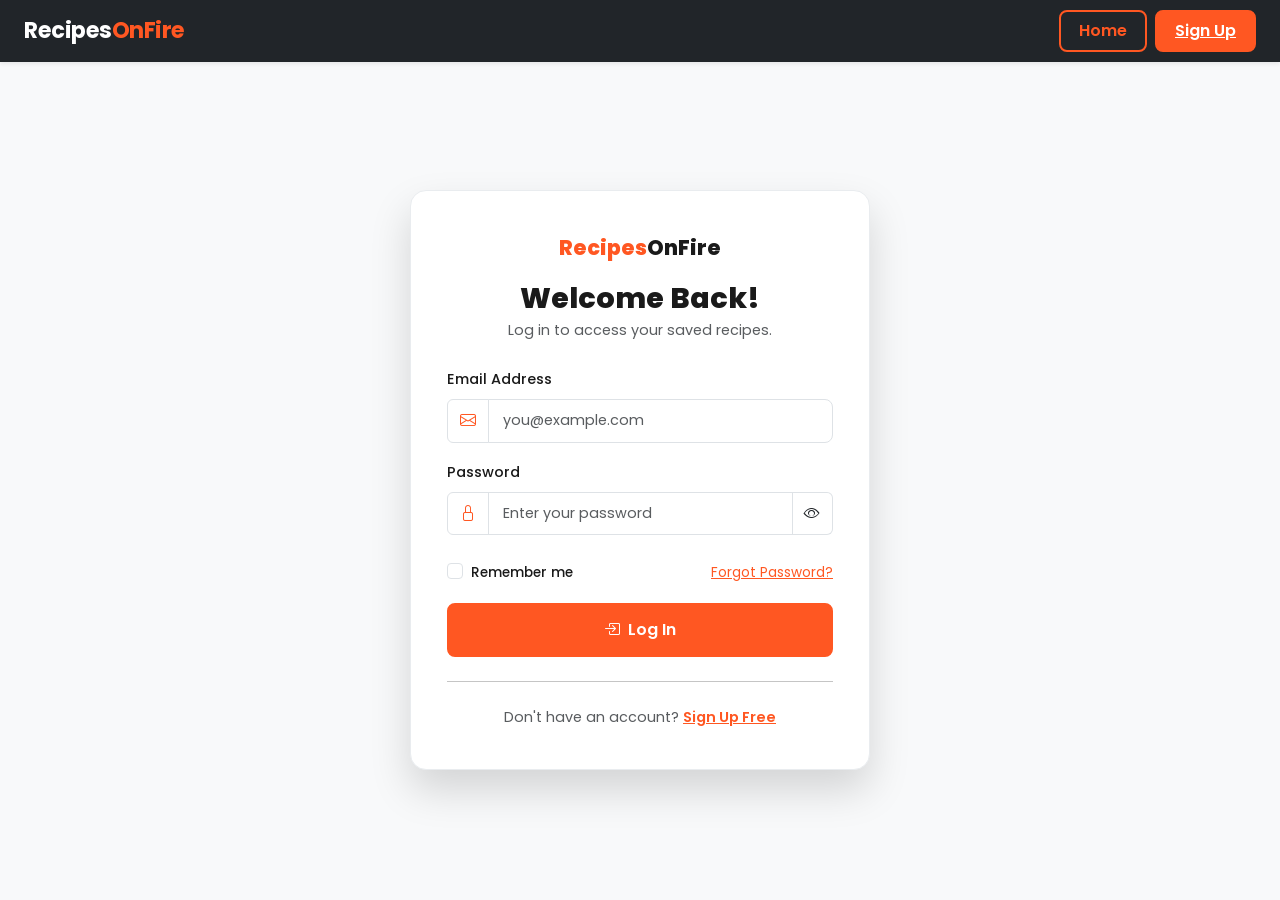
<file: RecipeOnFire/login.html>
<!DOCTYPE html>
<html lang="en">

<head>
    <meta charset="UTF-8">
    <meta name="viewport" content="width=device-width, initial-scale=1.0">
    <title>Login — RecipesOnFire</title>
    <meta name="description" content="Log in to RecipesOnFire to save your favourite recipes.">
    <!-- Bootstrap 5 -->
    <link rel="stylesheet" href="https://cdn.jsdelivr.net/npm/bootstrap@5.3.0/dist/css/bootstrap.min.css">
    <!-- Bootstrap Icons -->
    <link rel="stylesheet" href="https://cdn.jsdelivr.net/npm/bootstrap-icons@1.11.0/font/bootstrap-icons.css">
    <!-- Custom CSS -->
    <link rel="stylesheet" href="style.css">
</head>

<body>

    <!-- Minimal Navbar -->
    <nav class="navbar navbar-dark bg-dark px-4 fixed-top shadow-sm">
        <a class="navbar-brand fw-bold" href="index.html">
            Recipes<span class="brand-fire">OnFire</span> 
        </a>
        <div class="d-flex gap-2">
            <a href="index.html"  class="btn-nav-login nav-link">Home</a>
            <a href="signup.html" class="btn-nav-signup">Sign Up</a>
        </div>
    </nav>

    <!-- ========== LOGIN SECTION ========== -->
    <section class="auth-section">
        <div class="auth-card">
            <!-- Logo -->
            <div class="text-center mb-4">
                <div class="auth-logo">Recipes<span>OnFire</span> </div>
                <h2 class="mt-3 mb-1">Welcome Back!</h2>
                <p class="text-muted" style="font-size:0.9rem;">Log in to access your saved recipes.</p>
            </div>

            <!-- Alert area -->
            <div id="alertArea"></div>

            <!-- Login Form -->
            <form id="loginForm" action="php/login.php" method="POST" novalidate>
                <div class="mb-3">
                    <label for="loginEmail" class="form-label">Email Address</label>
                    <div class="input-group">
                        <span class="input-group-text bg-transparent"><i class="bi bi-envelope" style="color:var(--orange);"></i></span>
                        <input type="email" class="form-control" id="loginEmail" name="email"
                               placeholder="you@example.com" required>
                    </div>
                </div>

                <div class="mb-4">
                    <label for="loginPassword" class="form-label">Password</label>
                    <div class="input-group">
                        <span class="input-group-text bg-transparent"><i class="bi bi-lock" style="color:var(--orange);"></i></span>
                        <input type="password" class="form-control" id="loginPassword" name="password"
                               placeholder="Enter your password" required>
                        <button type="button" class="input-group-text bg-transparent border-start-0"
                                id="togglePwd" title="Show/hide password" style="cursor:pointer;">
                            <i class="bi bi-eye" id="togglePwdIcon"></i>
                        </button>
                    </div>
                </div>

                <div class="d-flex justify-content-between align-items-center mb-3">
                    <div class="form-check">
                        <input class="form-check-input" type="checkbox" id="rememberMe">
                        <label class="form-check-label" for="rememberMe" style="font-size:0.85rem;">Remember me</label>
                    </div>
                    <a href="#" style="font-size:0.85rem; color:var(--orange);">Forgot Password?</a>
                </div>

                <button type="submit" class="btn-orange" id="loginSubmitBtn">
                    <i class="bi bi-box-arrow-in-right me-2"></i>Log In
                </button>
            </form>

            <hr class="my-4">

            <p class="text-center text-muted mb-0" style="font-size:0.9rem;">
                Don't have an account?
                <a href="signup.html" style="color:var(--orange); font-weight:600;">Sign Up Free</a>
            </p>
        </div>
    </section>

    <!-- Bootstrap JS -->
    <script src="https://cdn.jsdelivr.net/npm/bootstrap@5.3.0/dist/js/bootstrap.bundle.min.js"></script>
    <script>
        // ---- Show/hide password toggle ----
        var togglePwd = document.getElementById("togglePwd");
        var pwdInput  = document.getElementById("loginPassword");
        var pwdIcon   = document.getElementById("togglePwdIcon");

        togglePwd.addEventListener("click", function() {
            if (pwdInput.type === "password") {
                pwdInput.type = "text";
                pwdIcon.className = "bi bi-eye-slash";
            } else {
                pwdInput.type = "password";
                pwdIcon.className = "bi bi-eye";
            }
        });

        // ---- Client-side validation before submitting to PHP ----
        var loginForm = document.getElementById("loginForm");
        loginForm.addEventListener("submit", function(e) {
            var alertArea = document.getElementById("alertArea");
            var email     = document.getElementById("loginEmail").value.trim();
            var password  = document.getElementById("loginPassword").value.trim();
            var emailReg  = /^[^\s@]+@[^\s@]+\.[^\s@]+$/;

            alertArea.innerHTML = "";

            if (!email || !password) {
                e.preventDefault();
                alertArea.innerHTML = '<div class="alert alert-warning py-2"><i class="bi bi-exclamation-circle me-2"></i>Please fill in all fields.</div>';
                return;
            }

            if (!emailReg.test(email)) {
                e.preventDefault();
                alertArea.innerHTML = '<div class="alert alert-warning py-2"><i class="bi bi-exclamation-circle me-2"></i>Please enter a valid email address.</div>';
                return;
            }

            // Show loading state
            var btn = document.getElementById("loginSubmitBtn");
            btn.innerHTML = '<span class="spinner-border spinner-border-sm me-2"></span>Logging in...';
            btn.disabled = true;
        });

        // ---- Show PHP error/success messages (via URL param) ----
        var urlParams     = new URLSearchParams(window.location.search);
        var errorMsg      = urlParams.get("error");
        var successMsg    = urlParams.get("success");
        var alertArea     = document.getElementById("alertArea");

        if (errorMsg) {
            alertArea.innerHTML = '<div class="alert alert-danger py-2"><i class="bi bi-x-circle me-2"></i>' + decodeURIComponent(errorMsg) + '</div>';
        }
        if (successMsg) {
            alertArea.innerHTML = '<div class="alert alert-success py-2"><i class="bi bi-check-circle me-2"></i>' + decodeURIComponent(successMsg) + '</div>';
        }

        // If already logged in, redirect
        if (localStorage.getItem("rof_user")) {
            window.location.href = "index.html";
        }
    </script>

</body>
</html>
</file>
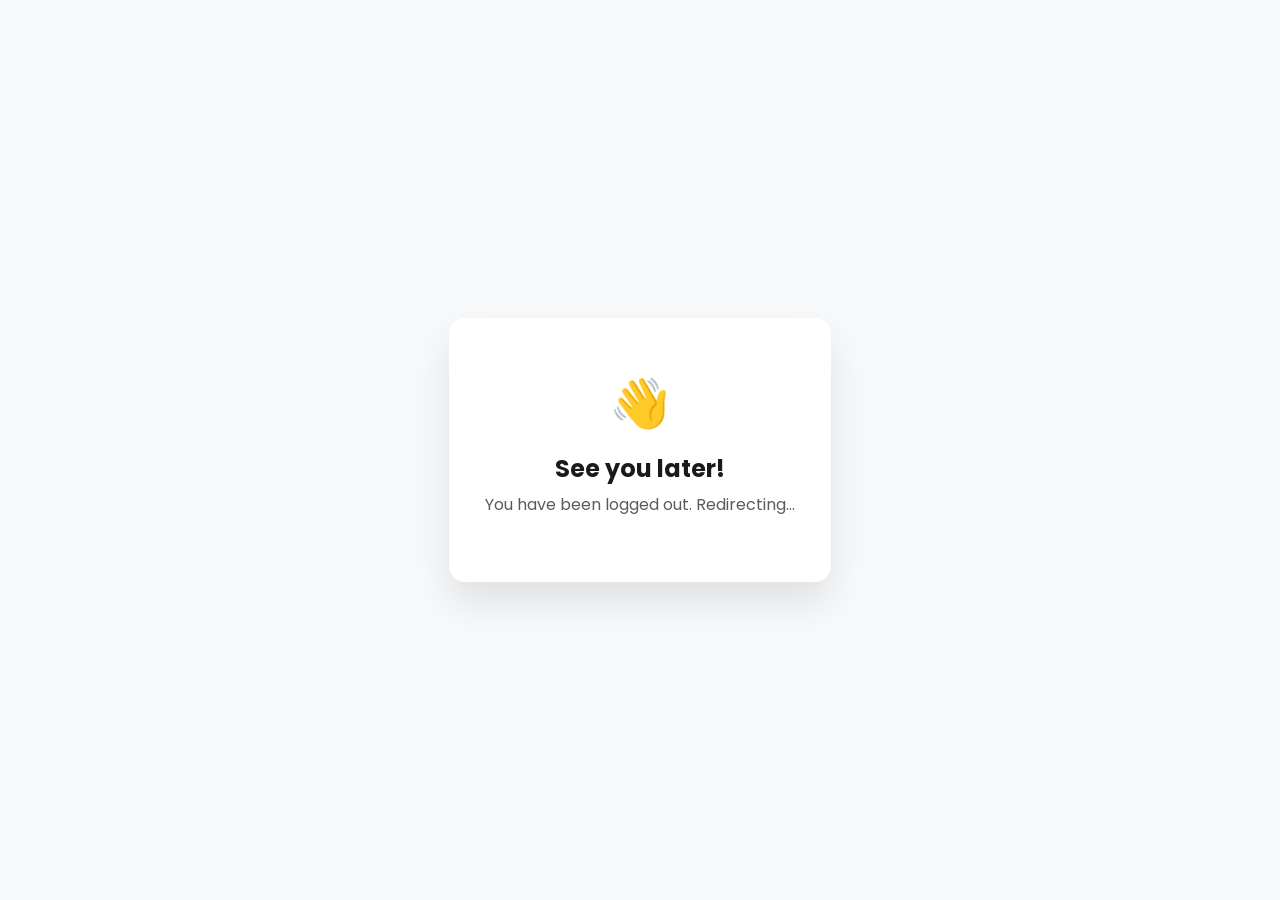
<file: RecipeOnFire/logout_success.html>
<!DOCTYPE html>
<html lang="en">
<head>
    <meta charset="UTF-8">
    <title>Logging out... — RecipesOnFire</title>
    <link rel="stylesheet" href="https://cdn.jsdelivr.net/npm/bootstrap@5.3.0/dist/css/bootstrap.min.css">
    <link rel="stylesheet" href="style.css">
    <style>
        body { display:flex; align-items:center; justify-content:center; min-height:100vh; background:var(--gray-light); }
        .logout-card {
            text-align:center; padding:48px 36px;
            background:white; border-radius:16px;
            box-shadow: 0 20px 40px rgba(0,0,0,0.1);
        }
    </style>
</head>
<body>
    <div class="logout-card">
        <div style="font-size:3rem; margin-bottom:12px;">👋</div>
        <h4 class="fw-bold">See you later!</h4>
        <p class="text-muted">You have been logged out. Redirecting...</p>
    </div>

    <script>
        // Clear all auth-related localStorage keys
        localStorage.removeItem("rof_user");
        localStorage.removeItem("rof_email");
        localStorage.removeItem("rof_favourites");

        setTimeout(function() {
            window.location.href = "index.html";
        }, 1200);
    </script>
</body>
</html>
</file>
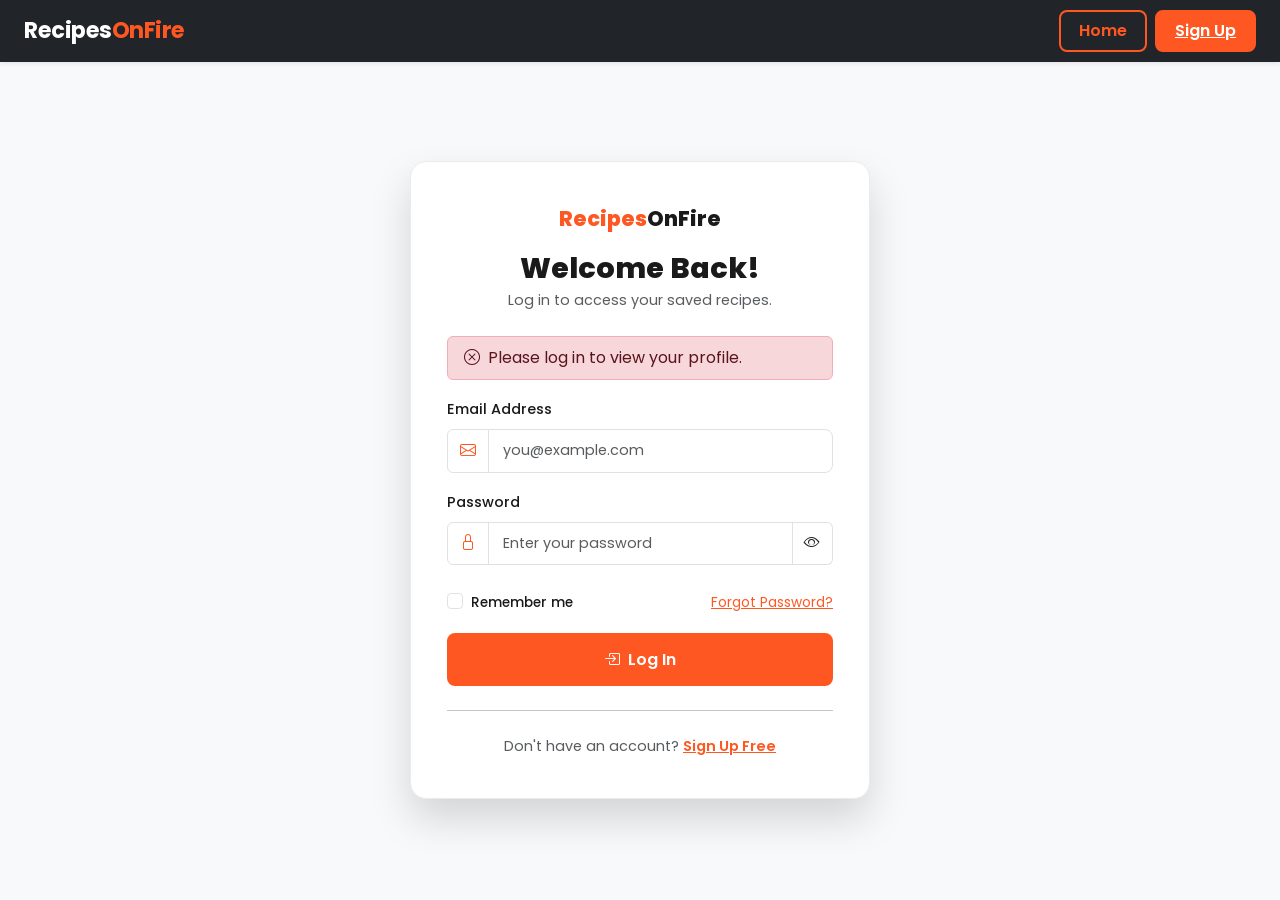
<file: RecipeOnFire/profile.html>
<!DOCTYPE html>
<html lang="en">

<head>
    <meta charset="UTF-8">
    <meta name="viewport" content="width=device-width, initial-scale=1.0">
    <title>My Profile — RecipesOnFire</title>
    <meta name="description" content="Your RecipesOnFire profile — view and manage your saved favourite recipes.">
    <link rel="stylesheet" href="https://cdn.jsdelivr.net/npm/bootstrap@5.3.0/dist/css/bootstrap.min.css">
    <link rel="stylesheet" href="https://cdn.jsdelivr.net/npm/bootstrap-icons@1.11.0/font/bootstrap-icons.css">
    <link rel="stylesheet" href="style.css">
</head>

<body>

    <!-- ========== NAVBAR ========== -->
    <nav class="navbar navbar-expand-lg navbar-dark bg-dark px-3 fixed-top shadow-sm">
        <a class="navbar-brand fw-bold" href="index.html">
            Recipes<span class="brand-fire">OnFire</span> 
        </a>
        <button class="navbar-toggler" type="button" data-bs-toggle="collapse" data-bs-target="#navbarNav">
            <span class="navbar-toggler-icon"></span>
        </button>
        <div class="collapse navbar-collapse" id="navbarNav">
            <ul class="navbar-nav me-auto mb-2 mb-lg-0">
                <li class="nav-item"><a class="nav-link" href="index.html"><i class="bi bi-house me-1"></i>Home</a></li>
                <li class="nav-item"><a class="nav-link" href="recipes.html"><i class="bi bi-grid me-1"></i>Recipes</a></li>
                <li class="nav-item"><a class="nav-link active" href="profile.html"><i class="bi bi-person me-1"></i>Profile</a></li>
            </ul>
            <div class="d-flex align-items-center gap-2">
                <span class="text-white-50 small">Logged in as: <strong id="profileNavUser" style="color:var(--orange);"></strong></span>
                <a href="php/logout.php" class="btn btn-outline-danger btn-sm">
                    <i class="bi bi-box-arrow-right me-1"></i>Logout
                </a>
            </div>
        </div>
    </nav>

    <!-- ========== PROFILE HEADER ========== -->
    <section class="profile-header">
        <div class="container">
            <div class="d-flex align-items-center gap-4 flex-wrap">
                <div class="profile-avatar" id="profileAvatar">U</div>
                <div>
                    <h1 class="fw-bold mb-1" id="profileName">Username</h1>
                    <p class="text-white-50 mb-2" id="profileEmail">user@example.com</p>
                    <span class="badge" style="background:var(--orange); font-size:0.85rem;">
                        <i class="bi bi-heart-fill me-1"></i>
                        <span id="favCount">0</span> Saved Recipes
                    </span>
                </div>
            </div>
        </div>
    </section>

    <!-- ========== FAVOURITES SECTION ========== -->
    <section class="py-5">
        <div class="container">
            <div class="d-flex justify-content-between align-items-center mb-4 flex-wrap gap-3">
                <div>
                    <h2 class="section-title mb-1"><i class="bi bi-heart-fill me-2" style="color:var(--orange);"></i>My Favourite Recipes</h2>
                    <p class="text-muted mb-0">Recipes you've saved — click any card to view the full recipe.</p>
                </div>
                <a href="recipes.html" class="btn-orange">
                    <i class="bi bi-plus-circle me-1"></i>Add More Recipes
                </a>
            </div>

            <!-- Favourites Cards Grid -->
            <div class="row g-4" id="favouritesContainer">
                <!-- Filled by JavaScript -->
            </div>

            <!-- Empty state -->
            <div id="emptyFavourites" class="empty-state" style="display:none;">
                <i class="bi bi-heart d-block"></i>
                <h5>No favourites yet!</h5>
                <p class="text-muted">Start exploring recipes and hit the ❤️ button to save your favourites here.</p>
                <a href="recipes.html" class="btn-orange mt-3">
                    <i class="bi bi-grid me-2"></i>Browse Recipes
                </a>
            </div>
        </div>
    </section>

    <!-- ========== FOOTER ========== -->
    <footer>
        <div class="container">
            <div class="row g-4 mb-4">
                <div class="col-lg-4">
                    <div class="footer-brand mb-3">Recipes<span>OnFire</span> 🔥</div>
                    <p style="font-size:0.9rem;">Your ultimate destination for discovering and saving incredible recipes.</p>
                </div>
                <div class="col-lg-2 col-6">
                    <h6>Links</h6>
                    <a href="index.html"   class="footer-link">Home</a>
                    <a href="recipes.html" class="footer-link">Recipes</a>
                    <a href="profile.html" class="footer-link">Profile</a>
                </div>
            </div>
            <hr>
            <div class="text-center copyright py-2">© 2025 RecipesOnFire. All Rights Reserved.</div>
        </div>
    </footer>

    <!-- ========== RECIPE DETAIL MODAL ========== -->
    <div class="modal fade" id="recipeModal" tabindex="-1" aria-labelledby="recipeModalLabel" aria-hidden="true">
        <div class="modal-dialog modal-lg modal-dialog-scrollable">
            <div class="modal-content">
                <div class="modal-header">
                    <h5 class="modal-title" id="recipeModalLabel">Recipe Name</h5>
                    <button type="button" class="btn-close" data-bs-dismiss="modal"></button>
                </div>
                <div class="modal-body">
                    <img id="modalImg" src="" alt="Recipe" class="modal-recipe-img">
                    <div class="d-flex flex-wrap gap-2 mb-3 modal-meta">
                        <span><i class="bi bi-tag me-1" style="color:var(--orange);"></i><span id="modalCategory"></span></span>
                        <span><i class="bi bi-clock me-1" style="color:var(--orange);"></i><span id="modalTime"></span></span>
                        <span><i class="bi bi-bar-chart me-1" style="color:var(--orange);"></i><span id="modalDifficulty"></span></span>
                    </div>
                    <p id="modalDescription" class="text-muted" style="font-size:0.95rem;"></p>
                    <h6 class="fw-bold mt-4 mb-2"><i class="bi bi-list-ul me-2" style="color:var(--orange);"></i>Ingredients</h6>
                    <ul class="ingredient-list ps-3" id="modalIngredients"></ul>
                    <h6 class="fw-bold mt-4 mb-2"><i class="bi bi-123 me-2" style="color:var(--orange);"></i>Step-by-Step Instructions</h6>
                    <ol class="steps-list ps-3" id="modalSteps"></ol>
                </div>
                <div class="modal-footer">
                    <button type="button" id="modalRemoveBtn" class="btn btn-outline-danger btn-sm">
                        <i class="bi bi-trash me-1"></i>Remove from Favourites
                    </button>
                    <button type="button" class="btn btn-secondary btn-sm" data-bs-dismiss="modal">Close</button>
                </div>
            </div>
        </div>
    </div>

    <!-- Toast -->
    <div class="toast-notif" id="toastNotif">
        <i class="bi bi-check-circle-fill"></i>
        <span id="toastMsg"></span>
    </div>

    <script src="https://cdn.jsdelivr.net/npm/bootstrap@5.3.0/dist/js/bootstrap.bundle.min.js"></script>
    <script src="recipes-data.js"></script>
    <script>
        // ---- Redirect if not logged in ----
        var user = localStorage.getItem("rof_user");
        if (!user) {
            window.location.href = "login.html?error=" + encodeURIComponent("Please log in to view your profile.");
        }

        // ---- Display profile info ----
        document.getElementById("profileNavUser").textContent = user || "";
        document.getElementById("profileName").textContent    = user || "User";
        document.getElementById("profileAvatar").textContent  = user ? user.charAt(0).toUpperCase() : "U";

        // Get email from localStorage if stored
        var email = localStorage.getItem("rof_email");
        if (email) document.getElementById("profileEmail").textContent = email;

        // ---- Toast helper ----
        function showToast(message, type) {
            var toast = document.getElementById("toastNotif");
            var msg   = document.getElementById("toastMsg");
            msg.textContent = message;
            toast.className = "toast-notif show " + (type || "");
            setTimeout(function() { toast.className = "toast-notif"; }, 3000);
        }

        // ---- Get favourites ----
        function getFavourites() {
            var saved = localStorage.getItem("rof_favourites");
            return saved ? JSON.parse(saved) : [];
        }

        var currentModalId = null;

        // ---- Open Modal ----
        function openModal(recipeId) {
            var recipe = null;
            for (var i = 0; i < recipes.length; i++) {
                if (recipes[i].id === recipeId) { recipe = recipes[i]; break; }
            }
            if (!recipe) return;
            currentModalId = recipe.id;

            document.getElementById("recipeModalLabel").textContent = recipe.name;
            document.getElementById("modalImg").src                 = recipe.image;
            document.getElementById("modalImg").alt                 = recipe.name;
            document.getElementById("modalCategory").textContent    = recipe.category;
            document.getElementById("modalTime").textContent        = recipe.time;
            document.getElementById("modalDifficulty").textContent  = recipe.difficulty;
            document.getElementById("modalDescription").textContent = recipe.description;

            var ingList = document.getElementById("modalIngredients");
            ingList.innerHTML = "";
            recipe.ingredients.forEach(function(ing) {
                var li = document.createElement("li");
                li.textContent = ing;
                ingList.appendChild(li);
            });

            var stepList = document.getElementById("modalSteps");
            stepList.innerHTML = "";
            recipe.steps.forEach(function(step) {
                var li = document.createElement("li");
                li.textContent = step;
                stepList.appendChild(li);
            });

            var modal = new bootstrap.Modal(document.getElementById("recipeModal"));
            modal.show();
        }

        // ---- Remove from favourites ----
        function removeFavourite(recipeId) {
            var favs = getFavourites();
            var idx  = favs.indexOf(recipeId);
            if (idx !== -1) favs.splice(idx, 1);
            localStorage.setItem("rof_favourites", JSON.stringify(favs));

            // Sync with backend
            fetch("php/toggle_favourite.php", {
                method: "POST",
                credentials: "same-origin",
                headers: { "Content-Type": "application/x-www-form-urlencoded" },
                body: "recipe_id=" + recipeId
            }).catch(function() {});
        }

        // Modal remove button
        document.getElementById("modalRemoveBtn").addEventListener("click", function() {
            if (!currentModalId) return;
            removeFavourite(currentModalId);
            showToast("Removed from favourites", "");
            bootstrap.Modal.getInstance(document.getElementById("recipeModal")).hide();
            renderFavourites();
        });

        // ---- Render favourites ----
        function renderFavourites() {
            var favs      = getFavourites();
            var container = document.getElementById("favouritesContainer");
            var empty     = document.getElementById("emptyFavourites");
            var favCount  = document.getElementById("favCount");

            container.innerHTML = "";
            favCount.textContent = favs.length;

            if (favs.length === 0) {
                empty.style.display = "block";
                return;
            }
            empty.style.display = "none";

            favs.forEach(function(rid) {
                var recipe = null;
                for (var i = 0; i < recipes.length; i++) {
                    if (recipes[i].id === rid) { recipe = recipes[i]; break; }
                }
                if (!recipe) return;

                var diffBadge = "badge-easy";
                if (recipe.difficulty === "Medium") diffBadge = "badge-medium";
                if (recipe.difficulty === "Hard")   diffBadge = "badge-hard";

                container.innerHTML += `
                    <div class="col-12 col-sm-6 col-lg-4 mb-2">
                        <div class="card recipe-card h-100 border-0 shadow-sm" onclick="openModal(${recipe.id})">
                            <div class="card-img-wrapper">
                                <img src="${recipe.image}" class="card-img-top" alt="${recipe.name}">
                                <button class="btn-heart active position-absolute top-0 end-0 m-2"
                                        onclick="removeCard(event, ${recipe.id})" title="Remove from Favourites">
                                    <i class="bi bi-heart-fill"></i>
                                </button>
                            </div>
                            <div class="card-body">
                                <div class="d-flex gap-2 mb-2">
                                    <span class="badge badge-category">${recipe.category}</span>
                                    <span class="badge text-white ${diffBadge}" style="font-size:0.72rem;">${recipe.difficulty}</span>
                                </div>
                                <h5 class="card-title">${recipe.name}</h5>
                                <div class="recipe-meta mb-2">
                                    <span><i class="bi bi-clock"></i> ${recipe.time}</span>
                                    <span><i class="bi bi-list-ul"></i> ${recipe.ingredients.length} ingredients</span>
                                </div>
                                <p class="card-text">${recipe.description}</p>
                            </div>
                            <div class="card-footer bg-transparent border-0 pb-3 px-3">
                                <button class="btn btn-outline-danger btn-sm w-100"
                                        onclick="removeCard(event, ${recipe.id})">
                                    <i class="bi bi-heart-fill me-1"></i>Remove from Favourites
                                </button>
                            </div>
                        </div>
                    </div>`;
            });
        }

        // Remove card directly
        function removeCard(event, recipeId) {
            event.stopPropagation();
            removeFavourite(recipeId);
            showToast("Removed from favourites", "");
            renderFavourites();
        }

        // Load favourites from database, then render
        fetch("php/get_favourites.php", { credentials: "same-origin" })
            .then(function(res) { return res.json(); })
            .then(function(data) {
                if (data.success && Array.isArray(data.favourites)) {
                    localStorage.setItem("rof_favourites", JSON.stringify(data.favourites));
                }
                renderFavourites();
            })
            .catch(function() { renderFavourites(); });
    </script>

</body>
</html>
</file>
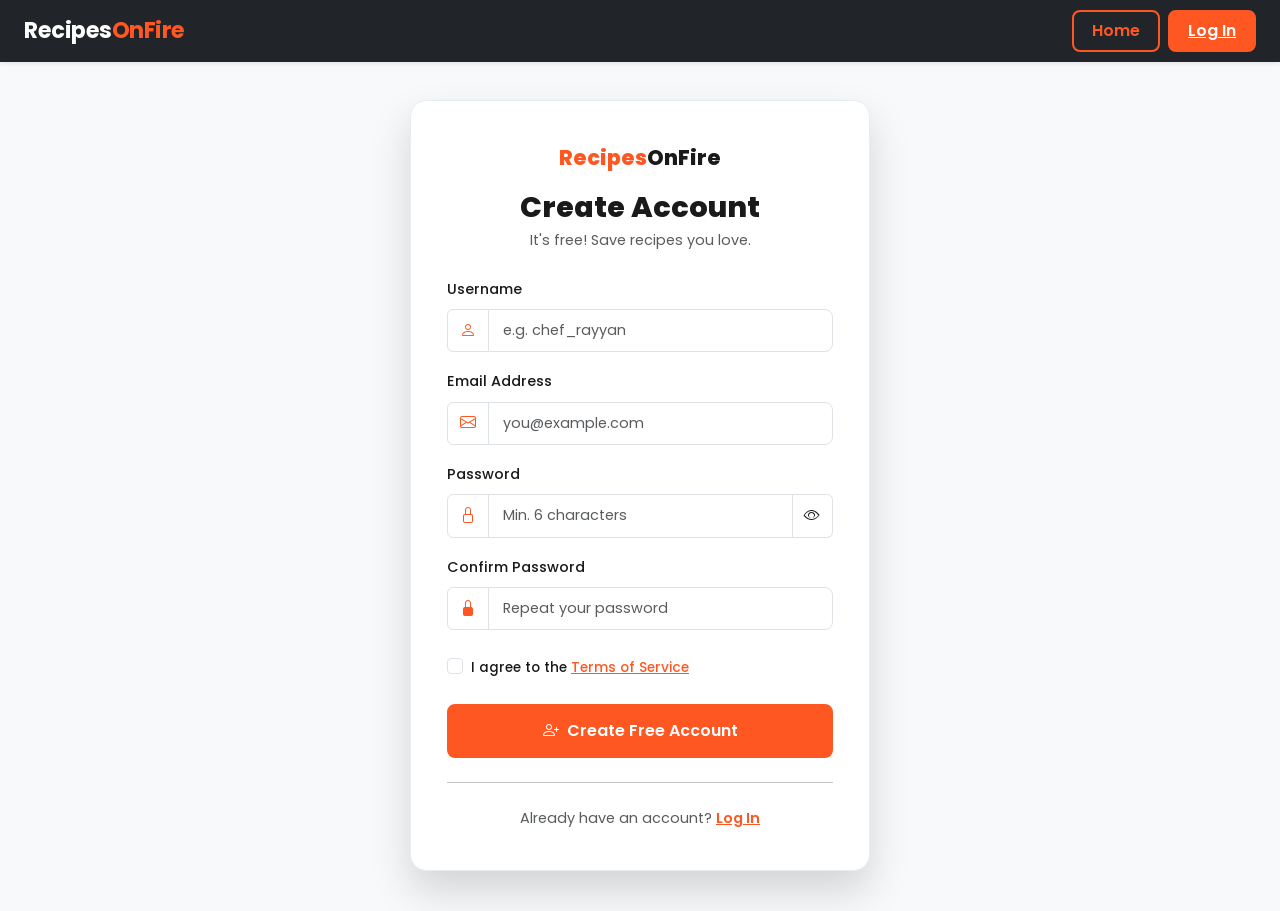
<file: RecipeOnFire/signup.html>
<!DOCTYPE html>
<html lang="en">

<head>
    <meta charset="UTF-8">
    <meta name="viewport" content="width=device-width, initial-scale=1.0">
    <title>Sign Up — RecipesOnFire</title>
    <meta name="description" content="Create a free RecipesOnFire account to save your favourite recipes.">
    <link rel="stylesheet" href="https://cdn.jsdelivr.net/npm/bootstrap@5.3.0/dist/css/bootstrap.min.css">
    <link rel="stylesheet" href="https://cdn.jsdelivr.net/npm/bootstrap-icons@1.11.0/font/bootstrap-icons.css">
    <link rel="stylesheet" href="style.css">
</head>

<body>

    <!-- Minimal Navbar -->
    <nav class="navbar navbar-dark bg-dark px-4 fixed-top shadow-sm">
        <a class="navbar-brand fw-bold" href="index.html">
            Recipes<span class="brand-fire">OnFire</span> 
        </a>
        <div class="d-flex gap-2">
            <a href="index.html" class="btn-nav-login nav-link">Home</a>
            <a href="login.html" class="btn-nav-signup">Log In</a>
        </div>
    </nav>

    <!-- ========== SIGNUP SECTION ========== -->
    <section class="auth-section">
        <div class="auth-card">
            <div class="text-center mb-4">
                <div class="auth-logo">Recipes<span>OnFire</span> </div>
                <h2 class="mt-3 mb-1">Create Account</h2>
                <p class="text-muted" style="font-size:0.9rem;">It's free! Save recipes you love.</p>
            </div>

            <!-- Alert area -->
            <div id="alertArea"></div>

            <!-- Signup Form -->
            <form id="signupForm" action="php/signup.php" method="POST" novalidate>

                <div class="mb-3">
                    <label for="signupUsername" class="form-label">Username</label>
                    <div class="input-group">
                        <span class="input-group-text bg-transparent">
                            <i class="bi bi-person" style="color:var(--orange);"></i>
                        </span>
                        <input type="text" class="form-control" id="signupUsername" name="username"
                               placeholder="e.g. chef_rayyan" required>
                    </div>
                </div>

                <div class="mb-3">
                    <label for="signupEmail" class="form-label">Email Address</label>
                    <div class="input-group">
                        <span class="input-group-text bg-transparent">
                            <i class="bi bi-envelope" style="color:var(--orange);"></i>
                        </span>
                        <input type="email" class="form-control" id="signupEmail" name="email"
                               placeholder="you@example.com" required>
                    </div>
                </div>

                <div class="mb-3">
                    <label for="signupPassword" class="form-label">Password</label>
                    <div class="input-group">
                        <span class="input-group-text bg-transparent">
                            <i class="bi bi-lock" style="color:var(--orange);"></i>
                        </span>
                        <input type="password" class="form-control" id="signupPassword" name="password"
                               placeholder="Min. 6 characters" required>
                        <button type="button" class="input-group-text bg-transparent border-start-0"
                                id="togglePwd" style="cursor:pointer;">
                            <i class="bi bi-eye" id="togglePwdIcon"></i>
                        </button>
                    </div>
                    <!-- Password strength indicator -->
                    <div class="mt-2" id="passwordStrengthBar" style="display:none;">
                        <div class="progress" style="height:4px;">
                            <div class="progress-bar" id="strengthBar" role="progressbar" style="width:0%;"></div>
                        </div>
                        <small id="strengthText" class="text-muted"></small>
                    </div>
                </div>

                <div class="mb-4">
                    <label for="signupConfirm" class="form-label">Confirm Password</label>
                    <div class="input-group">
                        <span class="input-group-text bg-transparent">
                            <i class="bi bi-lock-fill" style="color:var(--orange);"></i>
                        </span>
                        <input type="password" class="form-control" id="signupConfirm" name="confirm_password"
                               placeholder="Repeat your password" required>
                    </div>
                </div>

                <div class="mb-4">
                    <div class="form-check">
                        <input class="form-check-input" type="checkbox" id="agreeTerms" required>
                        <label class="form-check-label" for="agreeTerms" style="font-size:0.85rem;">
                            I agree to the <a href="#" style="color:var(--orange);">Terms of Service</a>
                        </label>
                    </div>
                </div>

                <button type="submit" class="btn-orange" id="signupSubmitBtn">
                    <i class="bi bi-person-plus me-2"></i>Create Free Account
                </button>
            </form>

            <hr class="my-4">

            <p class="text-center text-muted mb-0" style="font-size:0.9rem;">
                Already have an account?
                <a href="login.html" style="color:var(--orange); font-weight:600;">Log In</a>
            </p>
        </div>
    </section>

    <script src="https://cdn.jsdelivr.net/npm/bootstrap@5.3.0/dist/js/bootstrap.bundle.min.js"></script>
    <script>
        // Show/hide password
        var togglePwd = document.getElementById("togglePwd");
        var pwdInput  = document.getElementById("signupPassword");
        var pwdIcon   = document.getElementById("togglePwdIcon");

        togglePwd.addEventListener("click", function() {
            if (pwdInput.type === "password") {
                pwdInput.type = "text";
                pwdIcon.className = "bi bi-eye-slash";
            } else {
                pwdInput.type = "password";
                pwdIcon.className = "bi bi-eye";
            }
        });

        // Password strength indicator
        pwdInput.addEventListener("input", function() {
            var val = pwdInput.value;
            var bar  = document.getElementById("strengthBar");
            var text = document.getElementById("strengthText");
            var wrap = document.getElementById("passwordStrengthBar");

            if (!val) { wrap.style.display = "none"; return; }
            wrap.style.display = "block";

            var strength = 0;
            if (val.length >= 6)  strength++;
            if (val.length >= 10) strength++;
            if (/[A-Z]/.test(val)) strength++;
            if (/[0-9]/.test(val)) strength++;
            if (/[^A-Za-z0-9]/.test(val)) strength++;

            var colors = ["#dc3545", "#dc3545", "#ffc107", "#28a745", "#28a745"];
            var labels = ["Very Weak", "Weak", "Fair", "Strong", "Very Strong"];
            bar.style.width   = (strength * 20) + "%";
            bar.style.backgroundColor = colors[strength - 1] || "#dee2e6";
            text.textContent  = labels[strength - 1] || "";
        });

        // Form validation
        var signupForm = document.getElementById("signupForm");
        signupForm.addEventListener("submit", function(e) {
            var alertArea = document.getElementById("alertArea");
            alertArea.innerHTML = "";

            var username = document.getElementById("signupUsername").value.trim();
            var email    = document.getElementById("signupEmail").value.trim();
            var password = document.getElementById("signupPassword").value;
            var confirm  = document.getElementById("signupConfirm").value;
            var agreed   = document.getElementById("agreeTerms").checked;
            var emailReg = /^[^\s@]+@[^\s@]+\.[^\s@]+$/;

            if (!username || !email || !password || !confirm) {
                e.preventDefault();
                alertArea.innerHTML = '<div class="alert alert-warning py-2"><i class="bi bi-exclamation-circle me-2"></i>Please fill in all fields.</div>';
                return;
            }
            if (!emailReg.test(email)) {
                e.preventDefault();
                alertArea.innerHTML = '<div class="alert alert-warning py-2"><i class="bi bi-exclamation-circle me-2"></i>Please enter a valid email address.</div>';
                return;
            }
            if (password.length < 6) {
                e.preventDefault();
                alertArea.innerHTML = '<div class="alert alert-warning py-2"><i class="bi bi-exclamation-circle me-2"></i>Password must be at least 6 characters.</div>';
                return;
            }
            if (password !== confirm) {
                e.preventDefault();
                alertArea.innerHTML = '<div class="alert alert-danger py-2"><i class="bi bi-x-circle me-2"></i>Passwords do not match.</div>';
                return;
            }
            if (!agreed) {
                e.preventDefault();
                alertArea.innerHTML = '<div class="alert alert-warning py-2"><i class="bi bi-exclamation-circle me-2"></i>Please agree to the Terms of Service.</div>';
                return;
            }

            var btn = document.getElementById("signupSubmitBtn");
            btn.innerHTML = '<span class="spinner-border spinner-border-sm me-2"></span>Creating account...';
            btn.disabled = true;
        });

        // Show URL errors
        var urlParams  = new URLSearchParams(window.location.search);
        var errorMsg   = urlParams.get("error");
        var successMsg = urlParams.get("success");
        var alertArea  = document.getElementById("alertArea");

        if (errorMsg)   alertArea.innerHTML = '<div class="alert alert-danger py-2"><i class="bi bi-x-circle me-2"></i>'   + decodeURIComponent(errorMsg)   + '</div>';
        if (successMsg) alertArea.innerHTML = '<div class="alert alert-success py-2"><i class="bi bi-check-circle me-2"></i>' + decodeURIComponent(successMsg) + '</div>';

        // Already logged in? Redirect
        if (localStorage.getItem("rof_user")) window.location.href = "index.html";
    </script>

</body>
</html>
</file>
<file: RecipeOnFire/style.css>
/* ============================================================
   RecipeOnFire — Main Stylesheet
   Color Scheme: Dark Navbar + Orange Accent (#ff5722) + Light Body
   ============================================================ */

/* ---------- Google Fonts ---------- */
@import url('https://fonts.googleapis.com/css2?family=Poppins:wght@300;400;500;600;700;800&display=swap');

/* ---------- CSS Variables ---------- */
:root {
    --orange:       #ff5722;
    --orange-dark:  #e64a19;
    --orange-light: #fff3ee;
    --dark:         #1a1a1a;
    --dark-nav:     #212529; /* Bootstrap bg-dark */
    --gray-light:   #f8f9fa;
    --gray-mid:     #6c757d;
    --white:        #ffffff;
    --shadow-sm:    0 2px 8px rgba(0,0,0,0.08);
    --shadow-md:    0 6px 20px rgba(0,0,0,0.12);
    --shadow-lg:    0 20px 40px rgba(0,0,0,0.15);
    --transition:   all 0.3s cubic-bezier(0.4, 0, 0.2, 1);
    --radius:       12px;
}

/* ---------- Base ---------- */
* { box-sizing: border-box; }

body {
    font-family: 'Poppins', sans-serif;
    background-color: var(--gray-light);
    color: var(--dark);
    line-height: 1.6;
    overflow-x: hidden;
}

html { scroll-behavior: smooth; }

/* ---------- Navbar Overrides ---------- */
.navbar-brand {
    font-weight: 800;
    font-size: 1.4rem;
    letter-spacing: -0.5px;
}

.brand-fire { color: var(--orange); }

.navbar-nav .nav-link {
    font-weight: 500;
    font-size: 0.95rem;
    padding: 8px 14px !important;
    border-radius: 6px;
    transition: var(--transition);
}

.navbar-nav .nav-link:hover,
.navbar-nav .nav-link.active {
    color: var(--orange) !important;
    background: rgba(255, 87, 34, 0.12);
}

/* Login / Signup nav buttons */
.btn-nav-login {
    border: 2px solid var(--orange);
    color: var(--orange) !important;
    padding: 6px 18px !important;
    border-radius: 8px;
    font-weight: 600;
    transition: var(--transition);
}
.btn-nav-login:hover {
    background: var(--orange);
    color: var(--white) !important;
}

.btn-nav-signup {
    background: var(--orange);
    color: var(--white) !important;
    padding: 6px 18px !important;
    border-radius: 8px;
    font-weight: 600;
    border: 2px solid var(--orange);
    transition: var(--transition);
}
.btn-nav-signup:hover {
    background: var(--orange-dark);
    border-color: var(--orange-dark);
    transform: translateY(-1px);
}

/* ---------- Custom Button ---------- */
.btn-custom {
    background: transparent;
    border: 2px solid var(--orange) !important;
    color: var(--orange) !important;
    font-weight: 600;
    border-radius: 8px;
    padding: 10px 28px;
    transition: var(--transition);
}
.btn-custom:hover {
    background: var(--orange) !important;
    color: var(--white) !important;
    transform: translateY(-2px);
    box-shadow: 0 4px 15px rgba(255,87,34,0.4);
}

.btn-orange {
    background: var(--orange);
    color: var(--white) !important;
    border: 2px solid var(--orange);
    font-weight: 600;
    border-radius: 8px;
    padding: 10px 28px;
    transition: var(--transition);
    text-decoration: none;
    display: inline-block;
}
.btn-orange:hover {
    background: var(--orange-dark);
    border-color: var(--orange-dark);
    color: var(--white) !important;
    transform: translateY(-2px);
    box-shadow: 0 4px 15px rgba(255,87,34,0.4);
}

/* ---------- Form Focus Colors ---------- */
.form-control:focus, .form-select:focus {
    border-color: var(--orange) !important;
    box-shadow: 0 0 0 0.2rem rgba(255, 87, 34, 0.2) !important;
    outline: 0;
}

/* ---------- Hero Section ---------- */
#hero {
    background: linear-gradient(rgba(0,0,0,0.55), rgba(0,0,0,0.55)),
                url('Images/bg.jpg') center/cover no-repeat;
    min-height: 92vh;
    display: flex;
    align-items: center;
    justify-content: center;
    text-align: center;
    padding-top: 72px;
    position: relative;
}

#hero h1 {
    font-size: clamp(2.2rem, 6vw, 4rem);
    font-weight: 800;
    letter-spacing: -1px;
    line-height: 1.1;
}

#hero h1 .highlight { color: var(--orange); }

#hero p.lead {
    font-size: clamp(1rem, 2vw, 1.2rem);
    opacity: 0.9;
    max-width: 560px;
    margin: 0 auto 32px;
}

.hero-badge {
    display: inline-block;
    background: rgba(255, 87, 34, 0.2);
    border: 1px solid rgba(255, 87, 34, 0.4);
    color: var(--orange);
    padding: 6px 16px;
    border-radius: 50px;
    font-size: 0.85rem;
    font-weight: 600;
    letter-spacing: 0.5px;
    margin-bottom: 20px;
}

/* ---------- Section Titles ---------- */
.section-title {
    font-size: clamp(1.8rem, 4vw, 2.4rem);
    font-weight: 700;
    color: var(--dark);
    letter-spacing: -0.5px;
}

.section-title span { color: var(--orange); }

.section-subtitle {
    color: var(--gray-mid);
    font-size: 1.05rem;
    max-width: 600px;
}

.section-divider {
    width: 50px;
    height: 4px;
    background: var(--orange);
    border-radius: 2px;
    margin: 12px auto 0;
}

/* ---------- Recipe Cards ---------- */
.recipe-card {
    border: 1px solid #e9ecef;
    border-radius: var(--radius);
    overflow: hidden;
    background: var(--white);
    transition: var(--transition);
    cursor: pointer;
}

.recipe-card:hover {
    transform: translateY(-8px);
    box-shadow: var(--shadow-lg);
    border-color: var(--orange);
}

.recipe-card .card-img-top {
    height: 210px;
    object-fit: cover;
    transition: var(--transition);
}

.recipe-card:hover .card-img-top {
    transform: scale(1.06);
}

.recipe-card .card-img-wrapper {
    overflow: hidden;
    position: relative;
}

/* Category Badge */
.badge-category {
    background: var(--orange);
    color: var(--white);
    font-size: 0.75rem;
    font-weight: 600;
    padding: 4px 10px;
    border-radius: 50px;
    letter-spacing: 0.3px;
}

/* Difficulty Badge */
.badge-easy   { background: #28a745; }
.badge-medium { background: #ffc107; color: #333 !important; }
.badge-hard   { background: #dc3545; }

/* Heart Button */
.btn-heart {
    background: rgba(255,255,255,0.9);
    border: none;
    width: 38px;
    height: 38px;
    border-radius: 50%;
    display: flex;
    align-items: center;
    justify-content: center;
    font-size: 1.1rem;
    transition: var(--transition);
    box-shadow: var(--shadow-sm);
    cursor: pointer;
    padding: 0;
}

.btn-heart:hover {
    background: var(--white);
    transform: scale(1.15);
}

.btn-heart.active { color: #e53935; }
.btn-heart i { color: var(--gray-mid); transition: var(--transition); }
.btn-heart.active i,
.btn-heart:hover i { color: #e53935; }

.recipe-card .card-body { padding: 16px 18px 18px; }

.recipe-card .card-title {
    font-size: 1.05rem;
    font-weight: 600;
    margin-bottom: 6px;
    color: var(--dark);
}

.recipe-meta {
    font-size: 0.82rem;
    color: var(--gray-mid);
    display: flex;
    gap: 12px;
    flex-wrap: wrap;
    margin-bottom: 8px;
}

.recipe-meta span { display: flex; align-items: center; gap: 3px; }

.recipe-card .card-text {
    font-size: 0.88rem;
    color: var(--gray-mid);
    display: -webkit-box;
    -webkit-line-clamp: 2;
    -webkit-box-orient: vertical;
    overflow: hidden;
}

/* ---------- Feature Cards (How It Works) ---------- */
.feature-card {
    background: var(--white);
    border-radius: var(--radius);
    padding: 32px 24px;
    border: 1px solid #e9ecef;
    transition: var(--transition);
    height: 100%;
}

.feature-card:hover {
    transform: translateY(-6px);
    box-shadow: var(--shadow-md);
    border-color: var(--orange);
}

.feature-icon {
    width: 64px;
    height: 64px;
    border-radius: 16px;
    background: var(--orange-light);
    display: flex;
    align-items: center;
    justify-content: center;
    font-size: 1.8rem;
    margin-bottom: 16px;
}

.feature-card h5 {
    font-weight: 700;
    font-size: 1.1rem;
    margin-bottom: 8px;
    color: var(--dark);
}

.feature-card p {
    font-size: 0.9rem;
    color: var(--gray-mid);
    margin: 0;
}

/* ---------- Review / Testimonial Cards ---------- */
.review-card {
    background: var(--white);
    border-radius: var(--radius);
    padding: 28px 24px;
    border: 1px solid #e9ecef;
    transition: var(--transition);
    height: 100%;
}

.review-card:hover {
    transform: translateY(-4px);
    box-shadow: var(--shadow-md);
    border-color: var(--orange);
}

.review-avatar {
    width: 48px;
    height: 48px;
    border-radius: 50%;
    background: var(--orange);
    color: var(--white);
    font-weight: 700;
    font-size: 1.2rem;
    display: flex;
    align-items: center;
    justify-content: center;
    flex-shrink: 0;
}

.review-stars { color: #fbbf24; font-size: 1rem; letter-spacing: 1px; }

.review-card p {
    font-size: 0.9rem;
    color: var(--gray-mid);
    font-style: italic;
    line-height: 1.7;
    margin: 0;
}

.review-card .reviewer-name {
    font-weight: 600;
    color: var(--dark);
    font-size: 0.95rem;
    font-style: normal;
}

/* ---------- Newsletter Section ---------- */
.newsletter-section {
    background: linear-gradient(135deg, var(--orange) 0%, var(--orange-dark) 100%);
    border-radius: var(--radius);
    padding: 60px 40px;
}

/* ---------- Footer ---------- */
footer {
    background: #1a1a2e;
    color: #adb5bd;
    padding: 60px 0 20px;
}

footer .footer-brand { font-size: 1.4rem; font-weight: 800; color: var(--white); }
footer .footer-brand span { color: var(--orange); }
footer h6 { color: var(--white); font-weight: 600; font-size: 1rem; margin-bottom: 16px; }
footer .footer-link {
    display: block;
    color: #adb5bd;
    text-decoration: none;
    font-size: 0.9rem;
    margin-bottom: 8px;
    transition: var(--transition);
}
footer .footer-link:hover { color: var(--orange); padding-left: 4px; }
footer .social-icon {
    width: 36px;
    height: 36px;
    border-radius: 8px;
    border: 1px solid #444;
    display: inline-flex;
    align-items: center;
    justify-content: center;
    color: #adb5bd;
    margin-right: 6px;
    font-size: 1rem;
    transition: var(--transition);
    text-decoration: none;
}
footer .social-icon:hover { border-color: var(--orange); color: var(--orange); }
footer hr { border-color: #333; }
footer .copyright { font-size: 0.85rem; }

/* ---------- Search Bar (Recipes Page) ---------- */
.search-wrapper {
    background: var(--white);
    border-radius: 50px;
    padding: 6px 6px 6px 20px;
    border: 2px solid #e9ecef;
    display: flex;
    align-items: center;
    gap: 8px;
    max-width: 560px;
    margin: 0 auto;
    box-shadow: var(--shadow-sm);
    transition: var(--transition);
}
.search-wrapper:focus-within {
    border-color: var(--orange);
    box-shadow: 0 0 0 3px rgba(255,87,34,0.15);
}
.search-wrapper input {
    border: none;
    outline: none;
    flex: 1;
    font-family: 'Poppins', sans-serif;
    font-size: 0.95rem;
    background: transparent;
}
.search-wrapper .btn-search {
    background: var(--orange);
    color: var(--white);
    border: none;
    border-radius: 50px;
    padding: 8px 22px;
    font-weight: 600;
    font-size: 0.9rem;
    cursor: pointer;
    transition: var(--transition);
    white-space: nowrap;
}
.search-wrapper .btn-search:hover { background: var(--orange-dark); }

/* ---------- Category Filter Buttons ---------- */
.filter-btn {
    border: 2px solid #dee2e6;
    background: var(--white);
    color: var(--gray-mid);
    border-radius: 50px;
    padding: 6px 18px;
    font-size: 0.85rem;
    font-weight: 500;
    cursor: pointer;
    transition: var(--transition);
    font-family: 'Poppins', sans-serif;
}
.filter-btn:hover,
.filter-btn.active {
    border-color: var(--orange);
    background: var(--orange);
    color: var(--white);
}

/* ---------- Page Header Banner ---------- */
.page-header {
    background: linear-gradient(rgba(0,0,0,0.6), rgba(0,0,0,0.6)),
                url('Images/bg.jpg') center/cover no-repeat;
    padding: 100px 0 60px;
    text-align: center;
}
.page-header h1 { font-weight: 800; font-size: 2.5rem; }
.page-header p   { opacity: 0.85; }

/* ---------- Auth Pages (Login / Signup) ---------- */
.auth-section {
    min-height: 100vh;
    display: flex;
    align-items: center;
    justify-content: center;
    background: var(--gray-light);
    padding: 100px 16px 40px;
}

.auth-card {
    background: var(--white);
    border-radius: 16px;
    padding: 40px 36px;
    width: 100%;
    max-width: 460px;
    box-shadow: var(--shadow-lg);
    border: 1px solid #e9ecef;
}

.auth-card h2 {
    font-weight: 800;
    font-size: 1.8rem;
    color: var(--dark);
}

.auth-logo { color: var(--orange); font-weight: 800; font-size: 1.3rem; }
.auth-logo span { color: var(--dark); }

.auth-card label { font-weight: 500; font-size: 0.9rem; color: var(--dark); }

.auth-card .form-control {
    border-radius: 8px;
    border: 1.5px solid #dee2e6;
    padding: 10px 14px;
    font-family: 'Poppins', sans-serif;
    font-size: 0.9rem;
}

.auth-card .btn-orange {
    width: 100%;
    padding: 12px;
    font-size: 1rem;
    border-radius: 8px;
}

/* ---------- Profile Page ---------- */
.profile-header {
    background: linear-gradient(135deg, var(--dark) 0%, #1a1a2e 100%);
    padding: 100px 0 60px;
    color: var(--white);
}

.profile-avatar {
    width: 80px;
    height: 80px;
    border-radius: 50%;
    background: var(--orange);
    display: flex;
    align-items: center;
    justify-content: center;
    font-size: 2rem;
    font-weight: 700;
    color: var(--white);
    border: 4px solid rgba(255,87,34,0.3);
}

/* ---------- Modal Overrides ---------- */
.modal-content { border-radius: 16px; border: none; box-shadow: var(--shadow-lg); }
.modal-header  { border-bottom: 1px solid #f0f0f0; padding: 20px 24px 16px; }
.modal-footer  { border-top: 1px solid #f0f0f0; padding: 16px 24px; }
.modal-body    { padding: 20px 24px; }
.modal-title   { font-weight: 700; font-size: 1.3rem; }

.modal-recipe-img {
    width: 100%;
    height: 260px;
    object-fit: cover;
    border-radius: 10px;
    margin-bottom: 16px;
}

.ingredient-list li { padding: 4px 0; font-size: 0.9rem; }
.ingredient-list li::marker { color: var(--orange); }

.steps-list li { padding: 6px 0; font-size: 0.9rem; line-height: 1.6; }

.modal-meta span {
    background: var(--gray-light);
    padding: 4px 12px;
    border-radius: 50px;
    font-size: 0.82rem;
    font-weight: 500;
}

/* ---------- Alert / Toast ---------- */
.toast-notif {
    position: fixed;
    bottom: 24px;
    right: 24px;
    background: var(--dark);
    color: var(--white);
    padding: 12px 20px;
    border-radius: 10px;
    font-size: 0.9rem;
    font-weight: 500;
    z-index: 9999;
    box-shadow: var(--shadow-md);
    transform: translateY(80px);
    opacity: 0;
    transition: var(--transition);
    display: flex;
    align-items: center;
    gap: 8px;
}
.toast-notif.show { transform: translateY(0); opacity: 1; }
.toast-notif.orange { background: var(--orange); }
.toast-notif.green  { background: #28a745; }

/* ---------- Empty State ---------- */
.empty-state {
    text-align: center;
    padding: 60px 20px;
    color: var(--gray-mid);
}
.empty-state i { font-size: 4rem; opacity: 0.3; margin-bottom: 16px; }
.empty-state h5 { font-weight: 600; color: var(--dark); }

/* ---------- Scroll to Top ---------- */
#scrollTopBtn {
    position: fixed;
    bottom: 80px;
    right: 24px;
    width: 44px;
    height: 44px;
    background: var(--orange);
    color: var(--white);
    border: none;
    border-radius: 50%;
    font-size: 1.1rem;
    cursor: pointer;
    z-index: 999;
    display: none;
    align-items: center;
    justify-content: center;
    box-shadow: var(--shadow-md);
    transition: var(--transition);
}
#scrollTopBtn:hover { background: var(--orange-dark); transform: scale(1.1); }
#scrollTopBtn.show  { display: flex; }

/* ---------- Loading Skeleton ---------- */
.skeleton {
    background: linear-gradient(90deg, #f0f0f0 25%, #e0e0e0 50%, #f0f0f0 75%);
    background-size: 200% 100%;
    animation: shimmer 1.5s infinite;
    border-radius: 8px;
}
@keyframes shimmer {
    0%   { background-position: 200% 0; }
    100% { background-position: -200% 0; }
}

/* ---------- Responsive ---------- */
@media (max-width: 768px) {
    #hero { min-height: 75vh; }
    .page-header { padding: 80px 0 40px; }
    .newsletter-section { padding: 40px 24px; }
    .auth-card { padding: 28px 20px; }
}



/*------------ UPDATED CODE---------- */

/* Minimal Mobile Responsive Fix */
@media (max-width: 991px) {
    /* 1. Navbar overlap fix */
    .navbar-collapse .d-flex {
        margin-top: 15px;
        flex-wrap: wrap;
    }

    /* 2. Category buttons horizontal scroll fix */
    #filterButtons {
        flex-wrap: nowrap !important;
        overflow-x: auto;
        justify-content: flex-start !important;
        padding-bottom: 10px;
        -webkit-overflow-scrolling: touch;
    }

    /* Buttons ko shrink hone se rokne ke liye */
    #filterButtons .filter-btn {
        flex-shrink: 0;
        white-space: nowrap;
    }

    /* Hide ugly default scrollbar */
    #filterButtons::-webkit-scrollbar {
        display: none;
    }
}

/* ---------- Quick Mobile Fixes for Search & Right Gap ---------- */
@media (max-width: 576px) {
    /* 1. Pure page se right side ka extra gap khatam karne ke liye */
    html, body {
        overflow-x: hidden;
        width: 100%;
    }

    /* 2. Search wrapper ko responsive banana aur button ko control mein rakhna */
    .search-wrapper {
        display: flex !important;
        width: 100% !important;
        max-width: 100% !important;
        box-sizing: border-box;
        padding: 0 10px; /* halka sa andar padding */
    }

    /* Input ko bachi hui saari space dena */
    .search-wrapper input {
        flex-grow: 1 !important;
        min-width: 0 !important; /* Input ko forced shrink hone dena */
        font-size: 0.9rem !important;
    }

    /* Search button ka text thoda chota karna taaki wrap na ho */
    .search-wrapper .btn-search {
        padding: 6px 12px !important;
        font-size: 0.9rem !important;
        flex-shrink: 0 !important; /* Button ko pichakne se rokna */
    }
 }
</file>
